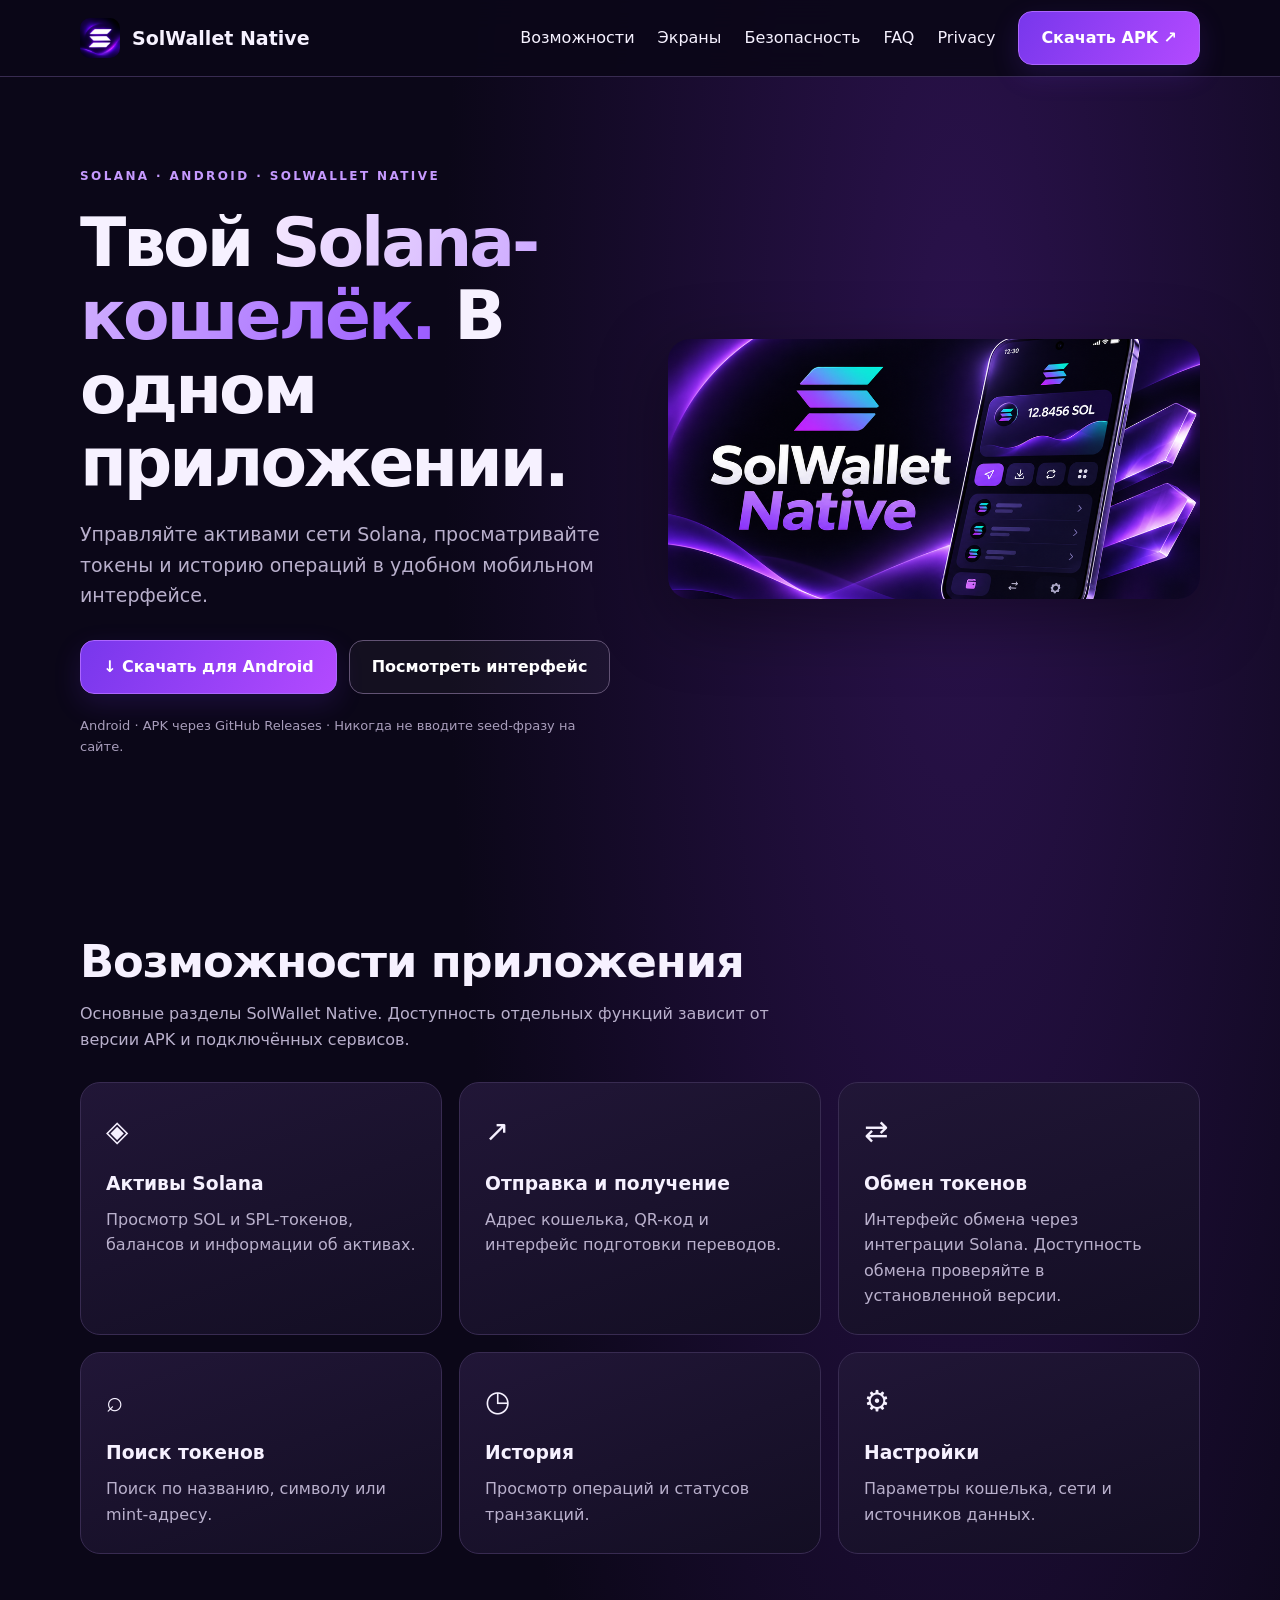
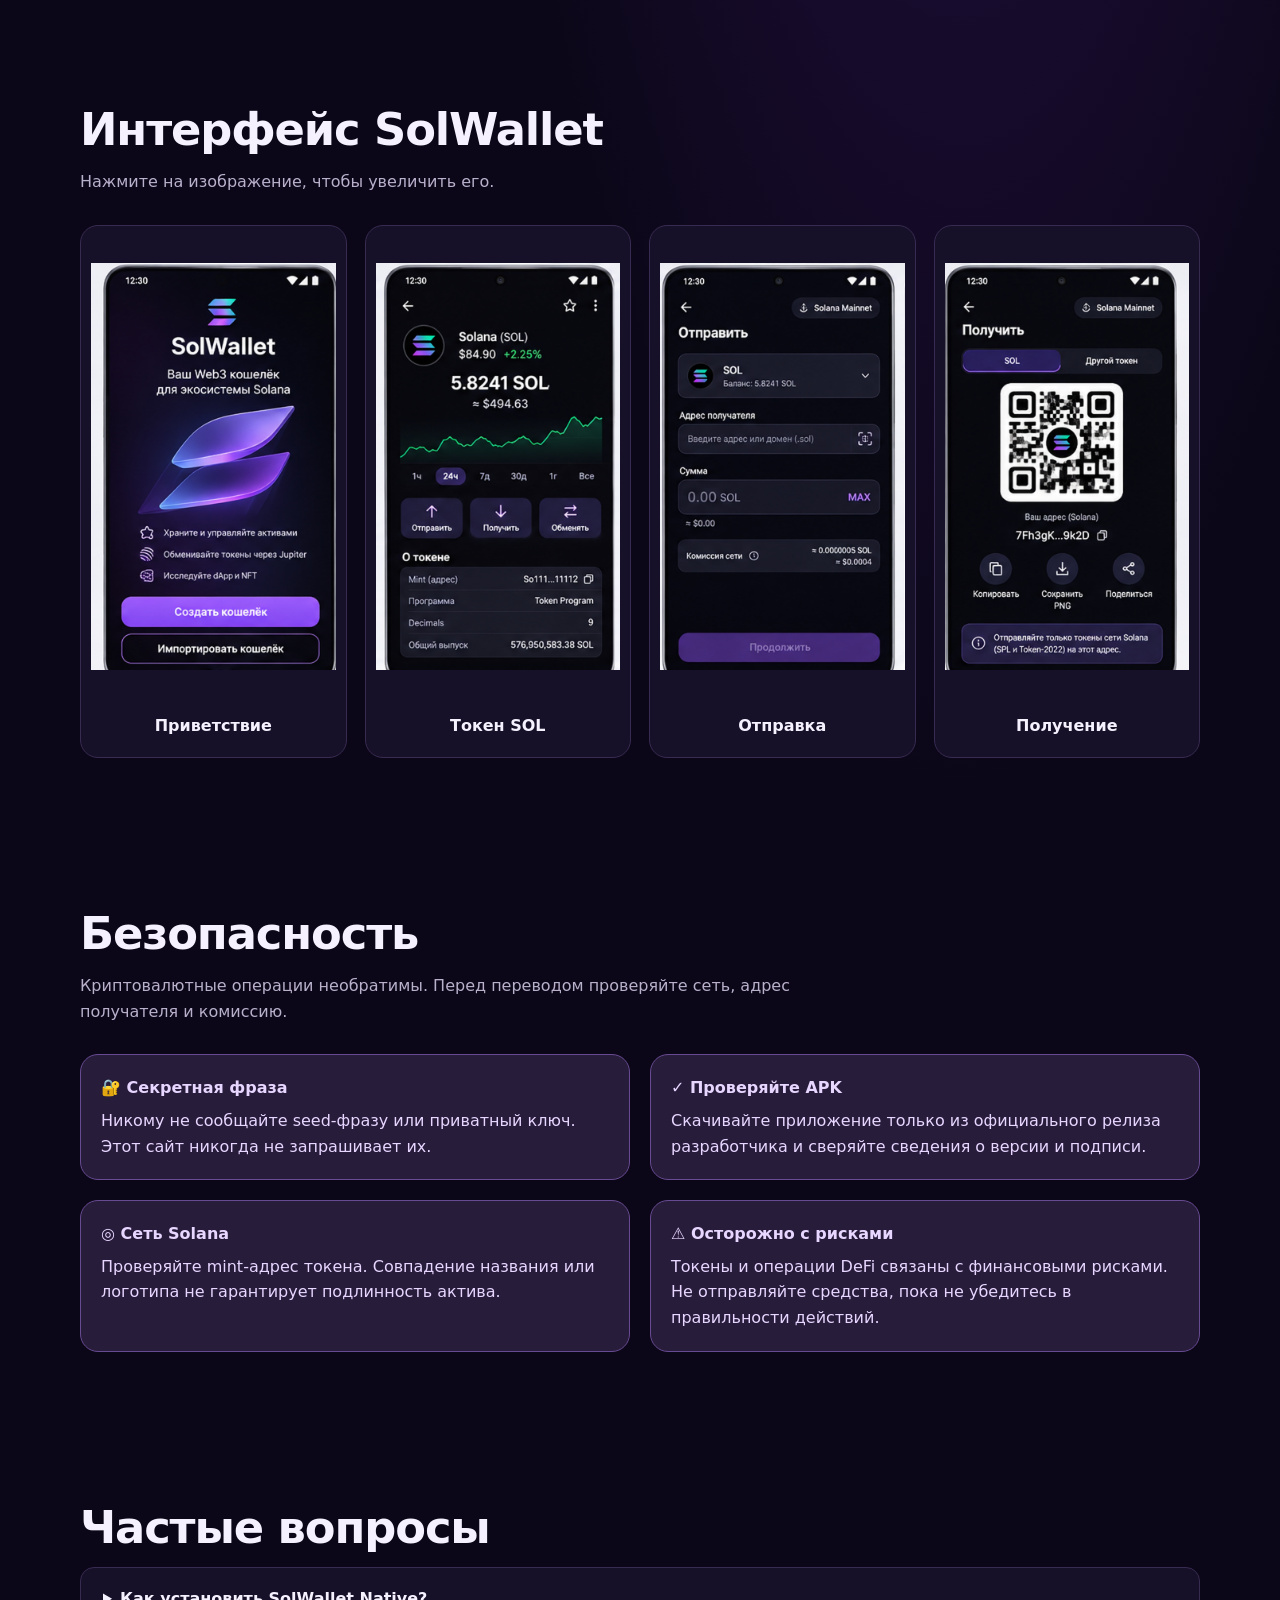
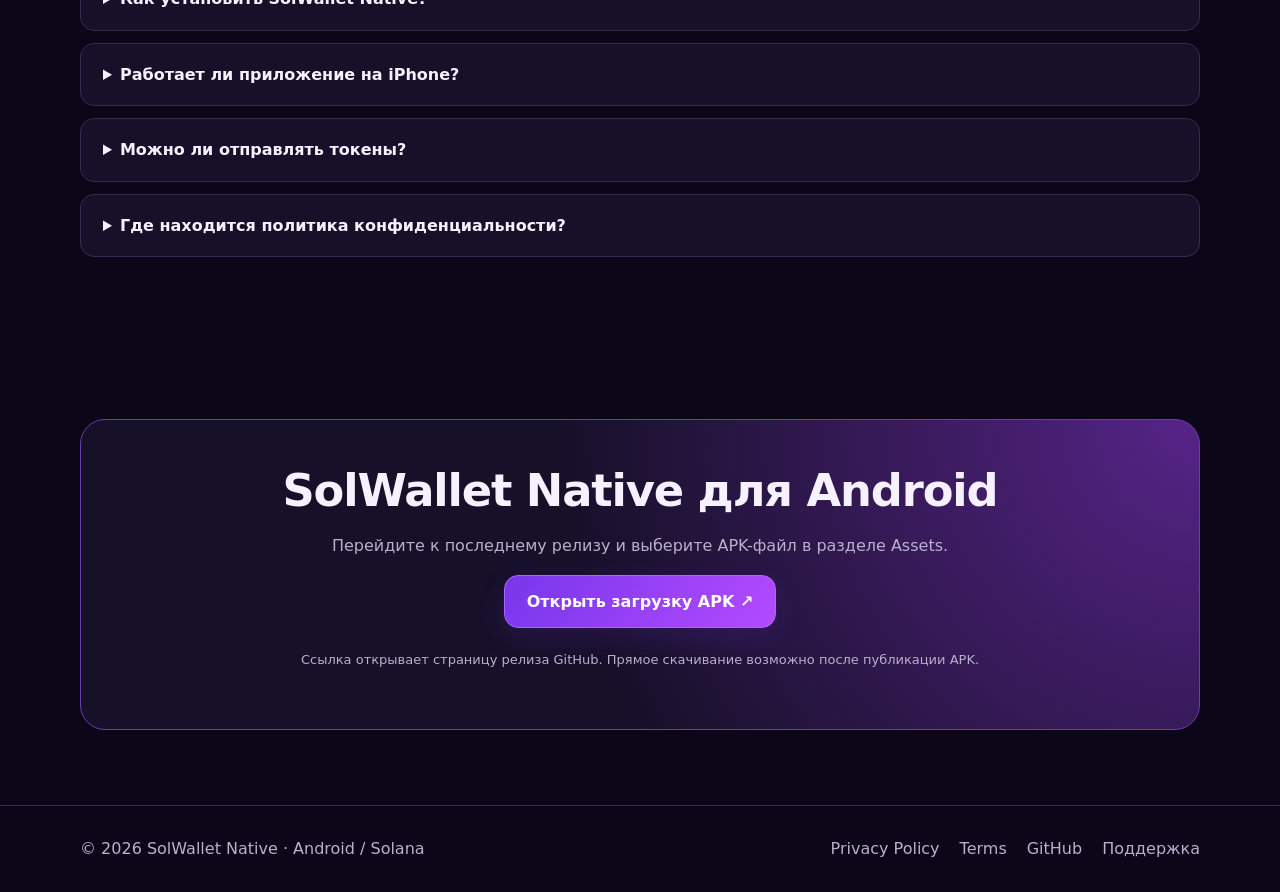
<file: index.html>
<!DOCTYPE html>
<html lang="ru">
<head>
  <meta charset="UTF-8">
  <meta name="viewport" content="width=device-width, initial-scale=1">
  <meta name="theme-color" content="#0b0718">
  <meta name="description" content="SolWallet Native — Android-кошелёк для сети Solana. Управляйте токенами и изучайте возможности приложения.">
  <title>SolWallet Native — кошелёк Solana для Android</title>
  <link rel="icon" type="image/png" href="assets/icon.png">
  <style>
    :root{color-scheme:dark;--bg:#0b0718;--surface:#171029;--surface2:#211735;--text:#f6f1ff;--muted:#b9b0cc;--line:#382b51;--accent:#a347ff;--accent2:#6d39e8}
    *{box-sizing:border-box}html{scroll-behavior:smooth}body{margin:0;background:radial-gradient(ellipse at 75% 10%,#2b124d 0,transparent 38%),var(--bg);color:var(--text);font:16px/1.6 system-ui,-apple-system,Segoe UI,Arial,sans-serif}a{color:inherit;text-decoration:none}button{font:inherit;cursor:pointer}img{max-width:100%;height:auto} .container{width:min(1120px,calc(100% - 36px));margin:auto}
    header{position:sticky;top:0;z-index:20;background:#0b0718ed;border-bottom:1px solid var(--line);backdrop-filter:blur(14px)}.nav{min-height:76px;display:flex;align-items:center;justify-content:space-between;gap:18px}.brand{display:flex;align-items:center;gap:12px;font-weight:800;font-size:19px}.brand img{width:40px;height:40px;object-fit:contain;border-radius:10px}.links{display:flex;gap:23px;align-items:center}.links a:not(.btn):hover,footer a:hover{color:#c89bff}.btn{display:inline-flex;align-items:center;justify-content:center;gap:8px;border:1px solid #ac66ff;border-radius:14px;background:linear-gradient(120deg,#7837ec,#b34aff);padding:13px 22px;color:white;font-weight:750;box-shadow:0 10px 28px #7537f12a;transition:transform .15s,filter .15s}.btn:hover{transform:translateY(-2px);filter:brightness(1.12)}.btn.secondary{background:#ffffff09;border-color:#625374;box-shadow:none}.menu-btn{display:none;background:none;color:white;border:1px solid var(--line);border-radius:10px;padding:8px 13px}
    .hero{display:grid;grid-template-columns:1fr 1fr;gap:55px;align-items:center;min-height:590px;padding:90px 0}.eyebrow{font-size:12px;letter-spacing:.2em;color:#c69aff;font-weight:800;text-transform:uppercase}.hero h1{font-size:clamp(42px,5.3vw,74px);line-height:1.08;letter-spacing:-.045em;margin:20px 0}.gradient{background:linear-gradient(110deg,#f5e8ff,#9b5bff);background-clip:text;color:transparent}.lead{font-size:19px;color:var(--muted);max-width:540px}.actions{display:flex;gap:12px;flex-wrap:wrap;margin-top:30px}.fine{color:#a89dbb;font-size:13px;margin-top:22px}.hero-art{display:flex;justify-content:center;align-items:center}.hero-art img{width:100%;max-height:470px;object-fit:contain;border-radius:22px;box-shadow:0 20px 70px #0006}.fallback{border:1px dashed var(--line);border-radius:22px;padding:50px 25px;text-align:center;background:var(--surface);color:var(--muted)}
    section{padding:75px 0;scroll-margin-top:90px}h2{font-size:clamp(30px,3.5vw,45px);line-height:1.15;margin:0 0 14px;letter-spacing:-.025em}.section-intro{color:var(--muted);max-width:720px;margin:0 0 30px}.cards{display:grid;grid-template-columns:repeat(3,1fr);gap:17px}.card{border:1px solid var(--line);background:linear-gradient(160deg,#211637,#130e23);border-radius:20px;padding:25px}.card .emoji{font-size:29px}.card h3{margin:14px 0 8px}.card p{margin:0;color:var(--muted)}
    .gallery{display:grid;grid-template-columns:repeat(4,1fr);gap:18px}.shot{border:1px solid var(--line);background:var(--surface);border-radius:18px;overflow:hidden;padding:10px;text-align:center;cursor:pointer;color:var(--text)}.shot img{width:100%;aspect-ratio:9/17;object-fit:contain;border-radius:10px}.shot span{display:block;margin:8px 0;font-weight:700}.shot:hover{border-color:var(--accent)}
    .security{display:grid;grid-template-columns:1fr 1fr;gap:20px}.notice{background:#281c3b;border:1px solid #674a91;border-radius:18px;padding:20px;color:#e7d6ff}.notice strong{display:block;margin-bottom:7px}.faq details{background:var(--surface);border:1px solid var(--line);border-radius:14px;padding:18px 22px;margin-bottom:12px}.faq summary{cursor:pointer;font-weight:750}.faq p{color:var(--muted);margin-bottom:0}.download{border:1px solid #6c3bb1;border-radius:25px;padding:45px;background:radial-gradient(circle at 100% 0%,#562488,transparent 55%),var(--surface);text-align:center}.download p{color:var(--muted)}footer{border-top:1px solid var(--line);padding:30px 0;color:var(--muted)}.footer-inner{display:flex;justify-content:space-between;gap:20px;flex-wrap:wrap}.footer-inner div:last-child{display:flex;gap:20px;flex-wrap:wrap}
    dialog{background:var(--surface);color:var(--text);border:1px solid var(--line);border-radius:18px;max-width:min(95vw,540px);padding:20px}dialog::backdrop{background:#000c}dialog img{max-height:75vh;display:block;margin:auto}dialog .close{float:right;background:none;color:white;border:0;font-size:24px}
    @media(max-width:850px){.links{display:none;position:absolute;left:0;right:0;top:76px;background:#130d23;padding:22px;flex-direction:column;align-items:stretch;border-bottom:1px solid var(--line)}.links.open{display:flex}.menu-btn{display:block}.hero{grid-template-columns:1fr;gap:35px;padding:65px 0}.hero-art{order:-1}.hero-art img{max-height:340px}.cards{grid-template-columns:1fr 1fr}.gallery{grid-template-columns:repeat(2,1fr)}}@media(max-width:540px){.cards,.security{grid-template-columns:1fr}.gallery{gap:10px}.hero h1{font-size:43px}.download{padding:30px 18px}.actions .btn{width:100%}}
  </style>
</head>
<body>
<header><div class="container nav"><a class="brand" href="#top"><img src="assets/icon.png" alt="Логотип SolWallet" onerror="this.style.display='none'">SolWallet Native</a><button class="menu-btn" type="button" id="menuButton" aria-controls="navLinks" aria-expanded="false">☰ Меню</button><nav class="links" id="navLinks" aria-label="Основная навигация"><a href="#features">Возможности</a><a href="#screens">Экраны</a><a href="#security">Безопасность</a><a href="#faq">FAQ</a><a href="privacy.html">Privacy</a><a class="btn" href="https://github.com/ametov891-design/solwallet/releases/latest" target="_blank" rel="noopener noreferrer">Скачать APK ↗</a></nav></div></header>
<main id="top">
  <div class="container hero"><div><div class="eyebrow">Solana · Android · SolWallet Native</div><h1>Твой <span class="gradient">Solana-кошелёк.</span> В одном приложении.</h1><p class="lead">Управляйте активами сети Solana, просматривайте токены и историю операций в удобном мобильном интерфейсе.</p><div class="actions"><a class="btn" href="https://github.com/ametov891-design/solwallet/releases/latest" target="_blank" rel="noopener noreferrer">↓ Скачать для Android</a><a class="btn secondary" href="#screens">Посмотреть интерфейс</a></div><p class="fine">Android · APK через GitHub Releases · Никогда не вводите seed-фразу на сайте.</p></div><div class="hero-art"><img src="assets/banner.png" alt="Промо-изображение SolWallet Native" onerror="this.outerHTML='<div class=&quot;fallback&quot;>Баннер временно недоступен</div>'"></div></div>
  <section id="features"><div class="container"><h2>Возможности приложения</h2><p class="section-intro">Основные разделы SolWallet Native. Доступность отдельных функций зависит от версии APK и подключённых сервисов.</p><div class="cards"><article class="card"><div class="emoji">◈</div><h3>Активы Solana</h3><p>Просмотр SOL и SPL-токенов, балансов и информации об активах.</p></article><article class="card"><div class="emoji">↗</div><h3>Отправка и получение</h3><p>Адрес кошелька, QR-код и интерфейс подготовки переводов.</p></article><article class="card"><div class="emoji">⇄</div><h3>Обмен токенов</h3><p>Интерфейс обмена через интеграции Solana. Доступность обмена проверяйте в установленной версии.</p></article><article class="card"><div class="emoji">⌕</div><h3>Поиск токенов</h3><p>Поиск по названию, символу или mint-адресу.</p></article><article class="card"><div class="emoji">◷</div><h3>История</h3><p>Просмотр операций и статусов транзакций.</p></article><article class="card"><div class="emoji">⚙</div><h3>Настройки</h3><p>Параметры кошелька, сети и источников данных.</p></article></div></div></section>
  <section id="screens"><div class="container"><h2>Интерфейс SolWallet</h2><p class="section-intro">Нажмите на изображение, чтобы увеличить его.</p><div class="gallery"><button class="shot" type="button" data-src="assets/01_Welcome.png" data-title="Приветствие"><img src="assets/01_Welcome.png" alt="Экран приветствия" loading="lazy"><span>Приветствие</span></button><button class="shot" type="button" data-src="assets/03_SOL_Token.png" data-title="Токен SOL"><img src="assets/03_SOL_Token.png" alt="Экран токена SOL" loading="lazy"><span>Токен SOL</span></button><button class="shot" type="button" data-src="assets/04_Send.png" data-title="Отправка"><img src="assets/04_Send.png" alt="Экран отправки" loading="lazy"><span>Отправка</span></button><button class="shot" type="button" data-src="assets/05_Receive.png" data-title="Получение"><img src="assets/05_Receive.png" alt="Экран получения" loading="lazy"><span>Получение</span></button></div></div></section>
  <section id="security"><div class="container"><h2>Безопасность</h2><p class="section-intro">Криптовалютные операции необратимы. Перед переводом проверяйте сеть, адрес получателя и комиссию.</p><div class="security"><div class="notice"><strong>🔐 Секретная фраза</strong>Никому не сообщайте seed-фразу или приватный ключ. Этот сайт никогда не запрашивает их.</div><div class="notice"><strong>✓ Проверяйте APK</strong>Скачивайте приложение только из официального релиза разработчика и сверяйте сведения о версии и подписи.</div><div class="notice"><strong>◎ Сеть Solana</strong>Проверяйте mint-адрес токена. Совпадение названия или логотипа не гарантирует подлинность актива.</div><div class="notice"><strong>⚠ Осторожно с рисками</strong>Токены и операции DeFi связаны с финансовыми рисками. Не отправляйте средства, пока не убедитесь в правильности действий.</div></div></div></section>
  <section id="faq"><div class="container faq"><h2>Частые вопросы</h2><details><summary>Как установить SolWallet Native?</summary><p>Откройте GitHub Releases, скачайте APK из раздела Assets выбранного релиза и установите его на Android. Если файл отсутствует, разработчик ещё не прикрепил APK к релизу.</p></details><details><summary>Работает ли приложение на iPhone?</summary><p>На этой странице представлена версия для Android. Версия для iOS здесь не предлагается.</p></details><details><summary>Можно ли отправлять токены?</summary><p>Это зависит от возможностей и состояния установленной версии приложения. Перед отправкой реальных средств рекомендуется проверить работу с небольшой суммой.</p></details><details><summary>Где находится политика конфиденциальности?</summary><p>На отдельной странице <a href="privacy.html"><u>Privacy Policy</u></a>. Также доступны <a href="terms.html"><u>Условия использования</u></a>.</p></details></div></section>
  <section id="download"><div class="container"><div class="download"><h2>SolWallet Native для Android</h2><p>Перейдите к последнему релизу и выберите APK-файл в разделе Assets.</p><a class="btn" href="https://github.com/ametov891-design/solwallet/releases/latest" target="_blank" rel="noopener noreferrer">Открыть загрузку APK ↗</a><p class="fine">Ссылка открывает страницу релиза GitHub. Прямое скачивание возможно после публикации APK.</p></div></div></section>
</main>
<footer><div class="container footer-inner"><div>© <span id="year"></span> SolWallet Native · Android / Solana</div><div><a href="privacy.html">Privacy Policy</a><a href="terms.html">Terms</a><a href="https://github.com/ametov891-design/solwallet" target="_blank" rel="noopener noreferrer">GitHub</a><a href="mailto:MorganDaniel1808@outlook.com">Поддержка</a></div></div></footer>
<dialog id="imageDialog" aria-label="Просмотр изображения"><button class="close" id="closeDialog" type="button" aria-label="Закрыть">×</button><h3 id="dialogTitle"></h3><img id="dialogImage" alt="Увеличенный скриншот"></dialog>
<script>
  document.getElementById('year').textContent=new Date().getFullYear();
  const menuButton=document.getElementById('menuButton'),navLinks=document.getElementById('navLinks');
  menuButton.addEventListener('click',()=>{const open=navLinks.classList.toggle('open');menuButton.setAttribute('aria-expanded',String(open));});
  navLinks.querySelectorAll('a').forEach(a=>a.addEventListener('click',()=>{navLinks.classList.remove('open');menuButton.setAttribute('aria-expanded','false');}));
  const dialog=document.getElementById('imageDialog');
  document.querySelectorAll('.shot').forEach(button=>button.addEventListener('click',()=>{document.getElementById('dialogImage').src=button.dataset.src;document.getElementById('dialogTitle').textContent=button.dataset.title;dialog.showModal();}));
  document.getElementById('closeDialog').addEventListener('click',()=>dialog.close());
  dialog.addEventListener('click',event=>{if(event.target===dialog)dialog.close();});
</script>
</body>
</html>
</file>
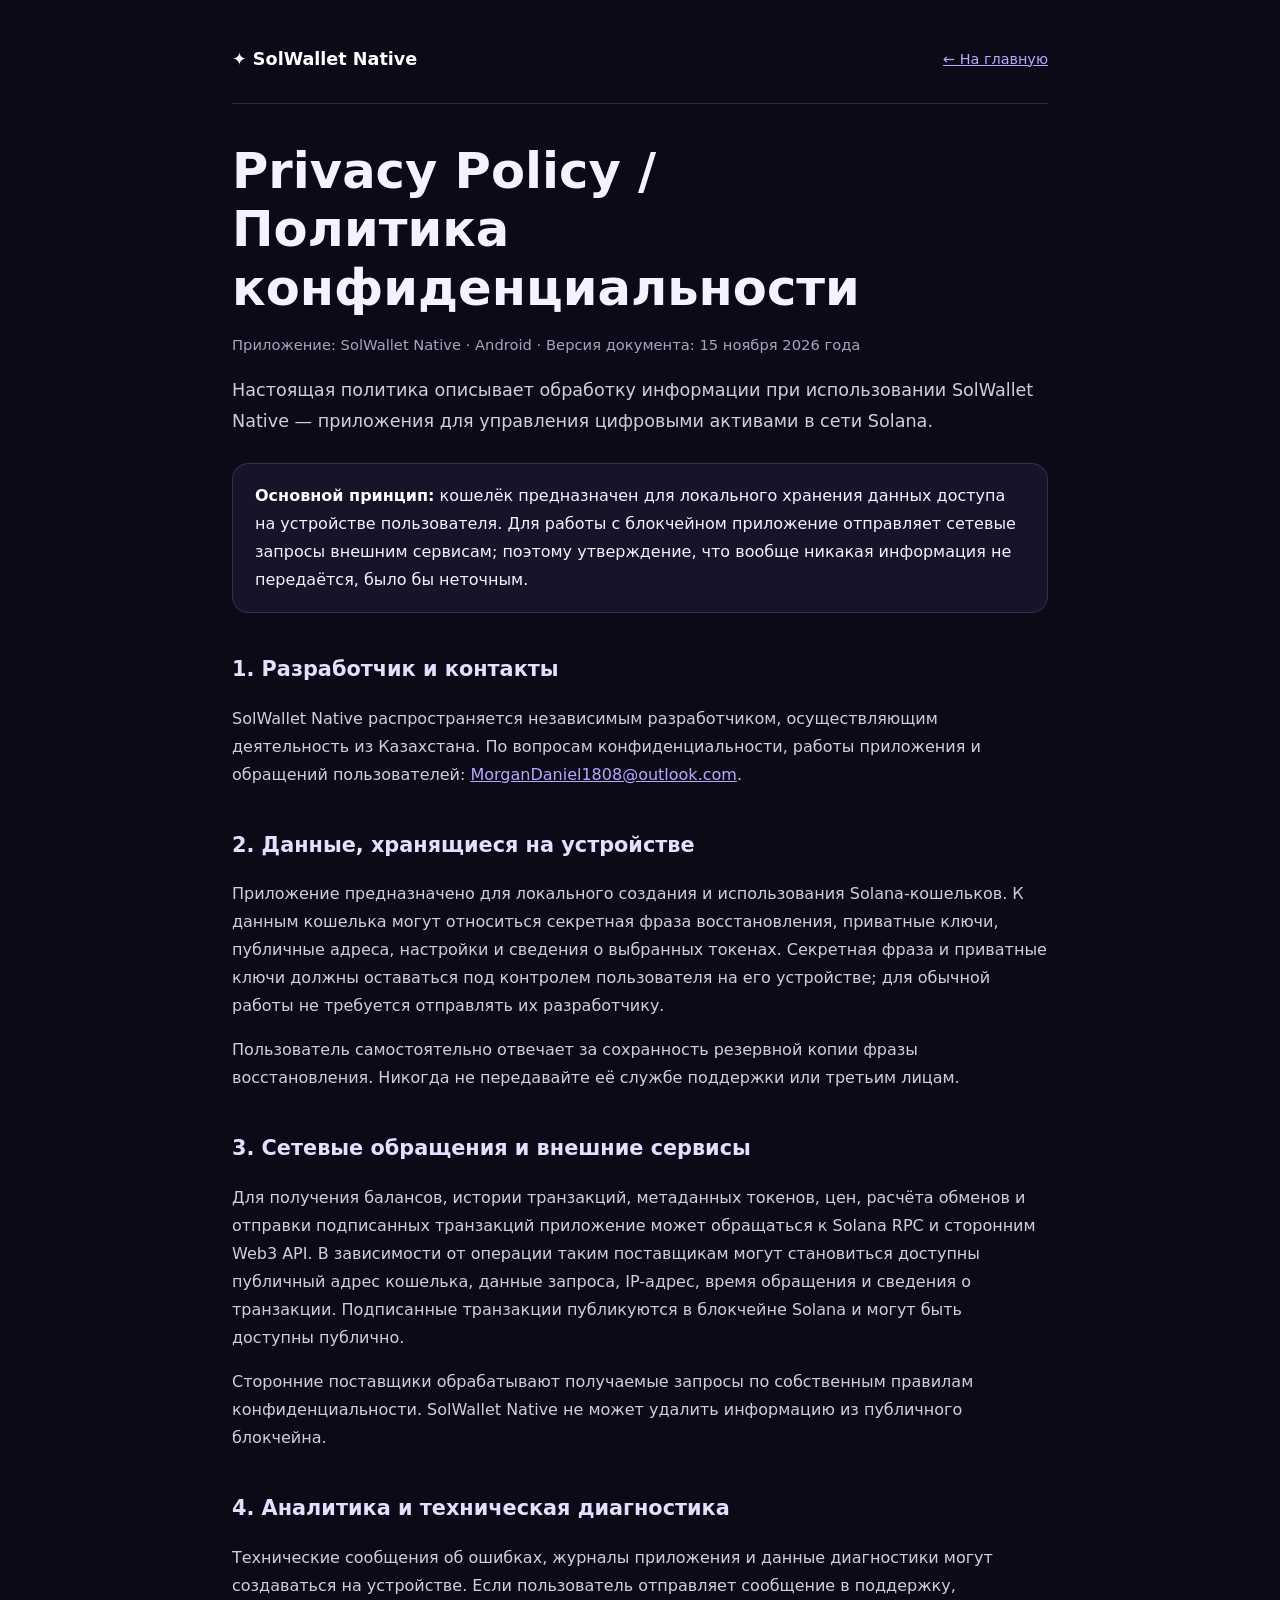
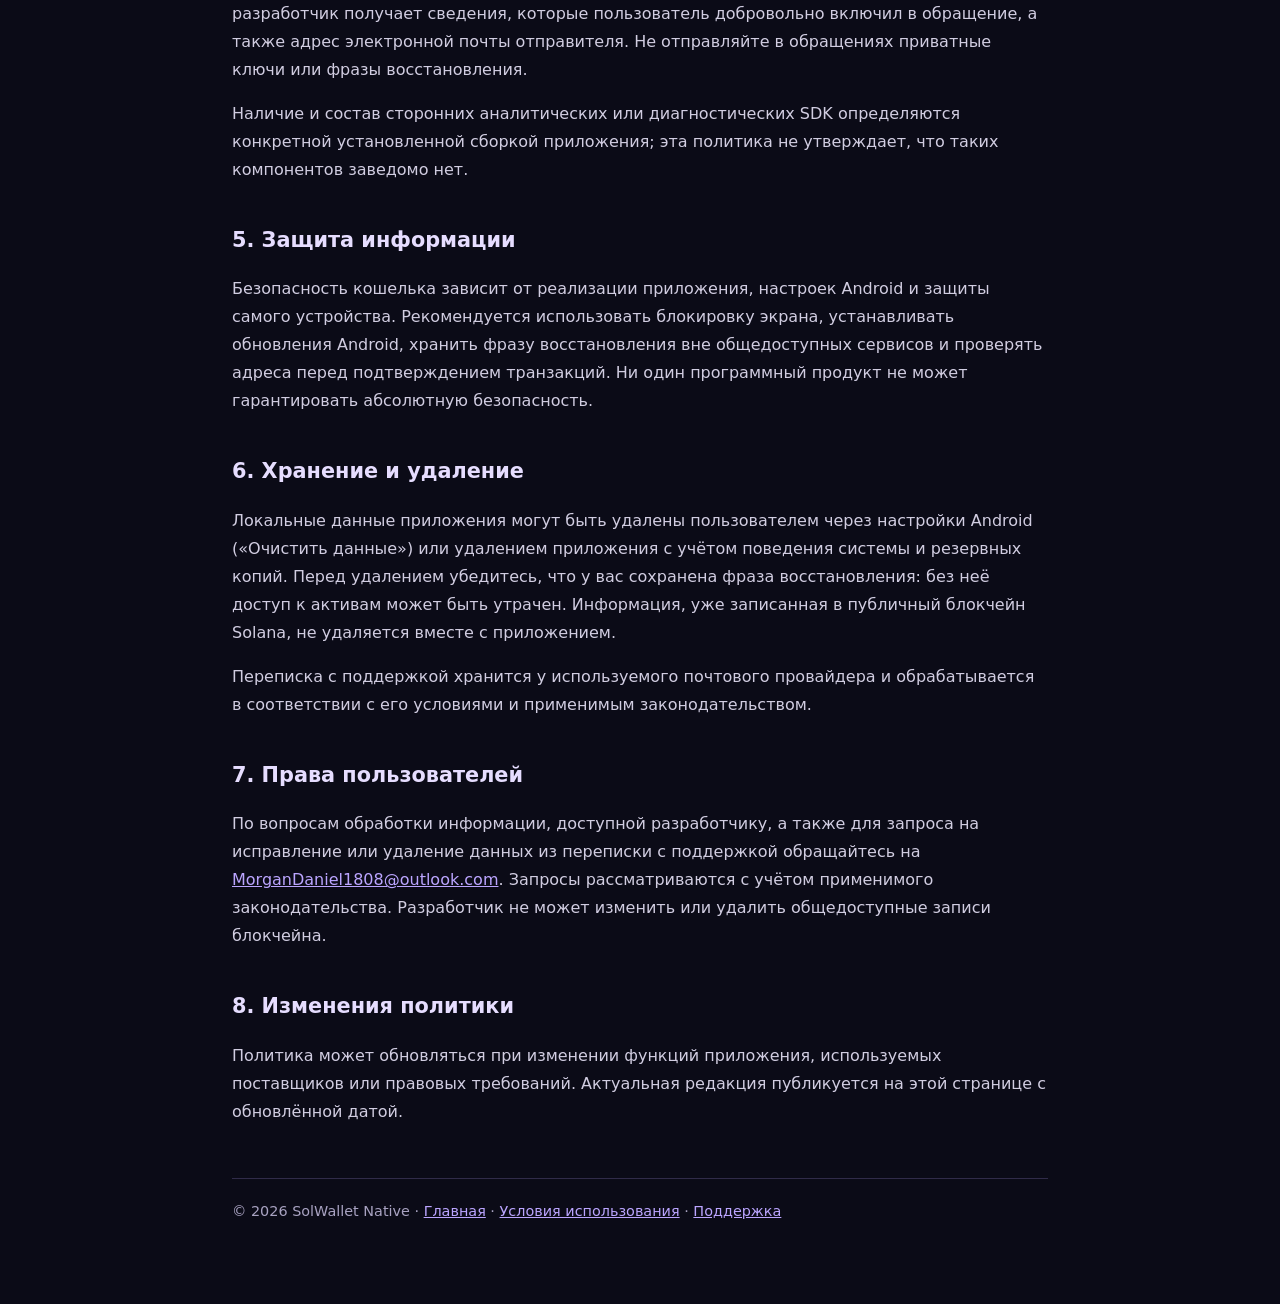
<file: privacy (1).html>
<!doctype html>
<html lang="ru">
<head>
<meta charset="utf-8">
<meta name="viewport" content="width=device-width,initial-scale=1">
<meta name="description" content="Политика конфиденциальности SolWallet Native для Android.">
<title>Privacy Policy / Политика конфиденциальности — SolWallet Native</title>
<style>
:root{color-scheme:dark;font-family:Inter,system-ui,-apple-system,Segoe UI,Arial,sans-serif;background:#0b0b17;color:#f4f2ff}*{box-sizing:border-box}body{margin:0;line-height:1.75}a{color:#bba5ff}a:hover{color:#e3d9ff}.wrap{max-width:860px;margin:auto;padding:28px 22px 80px}.nav{display:flex;justify-content:space-between;align-items:center;gap:18px;padding:16px 0 28px;border-bottom:1px solid #302b49}.brand{font-weight:800;font-size:1.1rem;color:white;text-decoration:none}.back{font-size:.9rem}h1{font-size:clamp(2rem,5vw,3.1rem);line-height:1.18;margin:38px 0 12px}h2{font-size:1.3rem;margin-top:38px;color:#e6ddff}p,li{color:#d1cde1}.lead{font-size:1.1rem}.meta{color:#a8a2c1;font-size:.92rem}.panel{background:#161429;border:1px solid #34304f;border-radius:16px;padding:18px 22px;margin:26px 0}strong{color:#fff}footer{border-top:1px solid #302b49;margin-top:52px;padding-top:20px;color:#a8a2c1;font-size:.9rem}ul{padding-left:22px}
</style>
</head>
<body><main class="wrap">
<nav class="nav"><a class="brand" href="./">✦ SolWallet Native</a><a class="back" href="./">← На главную</a></nav>
<h1>Privacy Policy /<br>Политика конфиденциальности</h1>
<p class="meta">Приложение: SolWallet Native · Android · Версия документа: 15 ноября 2026 года</p>
<p class="lead">Настоящая политика описывает обработку информации при использовании SolWallet Native — приложения для управления цифровыми активами в сети Solana.</p>
<div class="panel"><strong>Основной принцип:</strong> кошелёк предназначен для локального хранения данных доступа на устройстве пользователя. Для работы с блокчейном приложение отправляет сетевые запросы внешним сервисам; поэтому утверждение, что вообще никакая информация не передаётся, было бы неточным.</div>
<h2>1. Разработчик и контакты</h2>
<p>SolWallet Native распространяется независимым разработчиком, осуществляющим деятельность из Казахстана. По вопросам конфиденциальности, работы приложения и обращений пользователей: <a href="mailto:MorganDaniel1808@outlook.com">MorganDaniel1808@outlook.com</a>.</p>
<h2>2. Данные, хранящиеся на устройстве</h2>
<p>Приложение предназначено для локального создания и использования Solana-кошельков. К данным кошелька могут относиться секретная фраза восстановления, приватные ключи, публичные адреса, настройки и сведения о выбранных токенах. Секретная фраза и приватные ключи должны оставаться под контролем пользователя на его устройстве; для обычной работы не требуется отправлять их разработчику.</p>
<p>Пользователь самостоятельно отвечает за сохранность резервной копии фразы восстановления. Никогда не передавайте её службе поддержки или третьим лицам.</p>
<h2>3. Сетевые обращения и внешние сервисы</h2>
<p>Для получения балансов, истории транзакций, метаданных токенов, цен, расчёта обменов и отправки подписанных транзакций приложение может обращаться к Solana RPC и сторонним Web3 API. В зависимости от операции таким поставщикам могут становиться доступны публичный адрес кошелька, данные запроса, IP-адрес, время обращения и сведения о транзакции. Подписанные транзакции публикуются в блокчейне Solana и могут быть доступны публично.</p>
<p>Сторонние поставщики обрабатывают получаемые запросы по собственным правилам конфиденциальности. SolWallet Native не может удалить информацию из публичного блокчейна.</p>
<h2>4. Аналитика и техническая диагностика</h2>
<p>Технические сообщения об ошибках, журналы приложения и данные диагностики могут создаваться на устройстве. Если пользователь отправляет сообщение в поддержку, разработчик получает сведения, которые пользователь добровольно включил в обращение, а также адрес электронной почты отправителя. Не отправляйте в обращениях приватные ключи или фразы восстановления.</p>
<p>Наличие и состав сторонних аналитических или диагностических SDK определяются конкретной установленной сборкой приложения; эта политика не утверждает, что таких компонентов заведомо нет.</p>
<h2>5. Защита информации</h2>
<p>Безопасность кошелька зависит от реализации приложения, настроек Android и защиты самого устройства. Рекомендуется использовать блокировку экрана, устанавливать обновления Android, хранить фразу восстановления вне общедоступных сервисов и проверять адреса перед подтверждением транзакций. Ни один программный продукт не может гарантировать абсолютную безопасность.</p>
<h2>6. Хранение и удаление</h2>
<p>Локальные данные приложения могут быть удалены пользователем через настройки Android («Очистить данные») или удалением приложения с учётом поведения системы и резервных копий. Перед удалением убедитесь, что у вас сохранена фраза восстановления: без неё доступ к активам может быть утрачен. Информация, уже записанная в публичный блокчейн Solana, не удаляется вместе с приложением.</p>
<p>Переписка с поддержкой хранится у используемого почтового провайдера и обрабатывается в соответствии с его условиями и применимым законодательством.</p>
<h2>7. Права пользователей</h2>
<p>По вопросам обработки информации, доступной разработчику, а также для запроса на исправление или удаление данных из переписки с поддержкой обращайтесь на <a href="mailto:MorganDaniel1808@outlook.com">MorganDaniel1808@outlook.com</a>. Запросы рассматриваются с учётом применимого законодательства. Разработчик не может изменить или удалить общедоступные записи блокчейна.</p>
<h2>8. Изменения политики</h2>
<p>Политика может обновляться при изменении функций приложения, используемых поставщиков или правовых требований. Актуальная редакция публикуется на этой странице с обновлённой датой.</p>
<footer>© 2026 SolWallet Native · <a href="./">Главная</a> · <a href="terms.html">Условия использования</a> · <a href="mailto:MorganDaniel1808@outlook.com">Поддержка</a></footer>
</main></body></html>
</file>
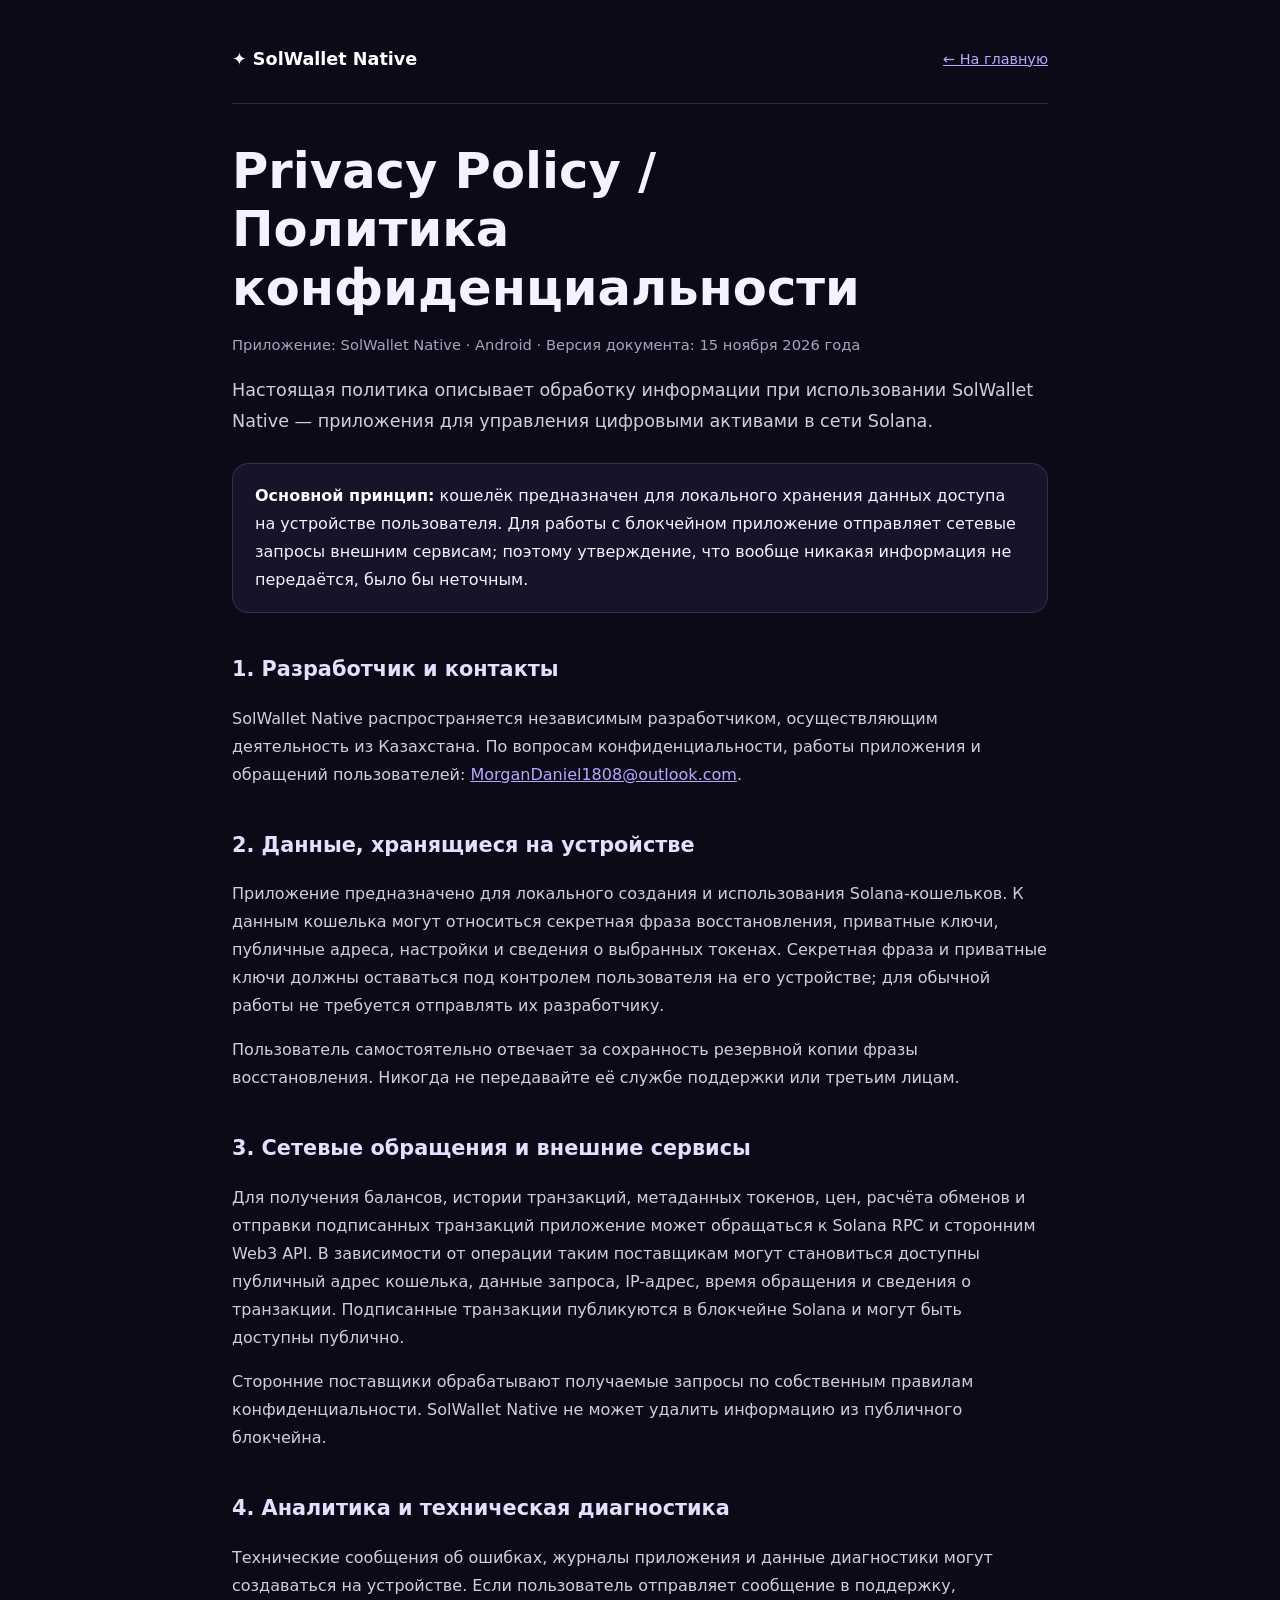
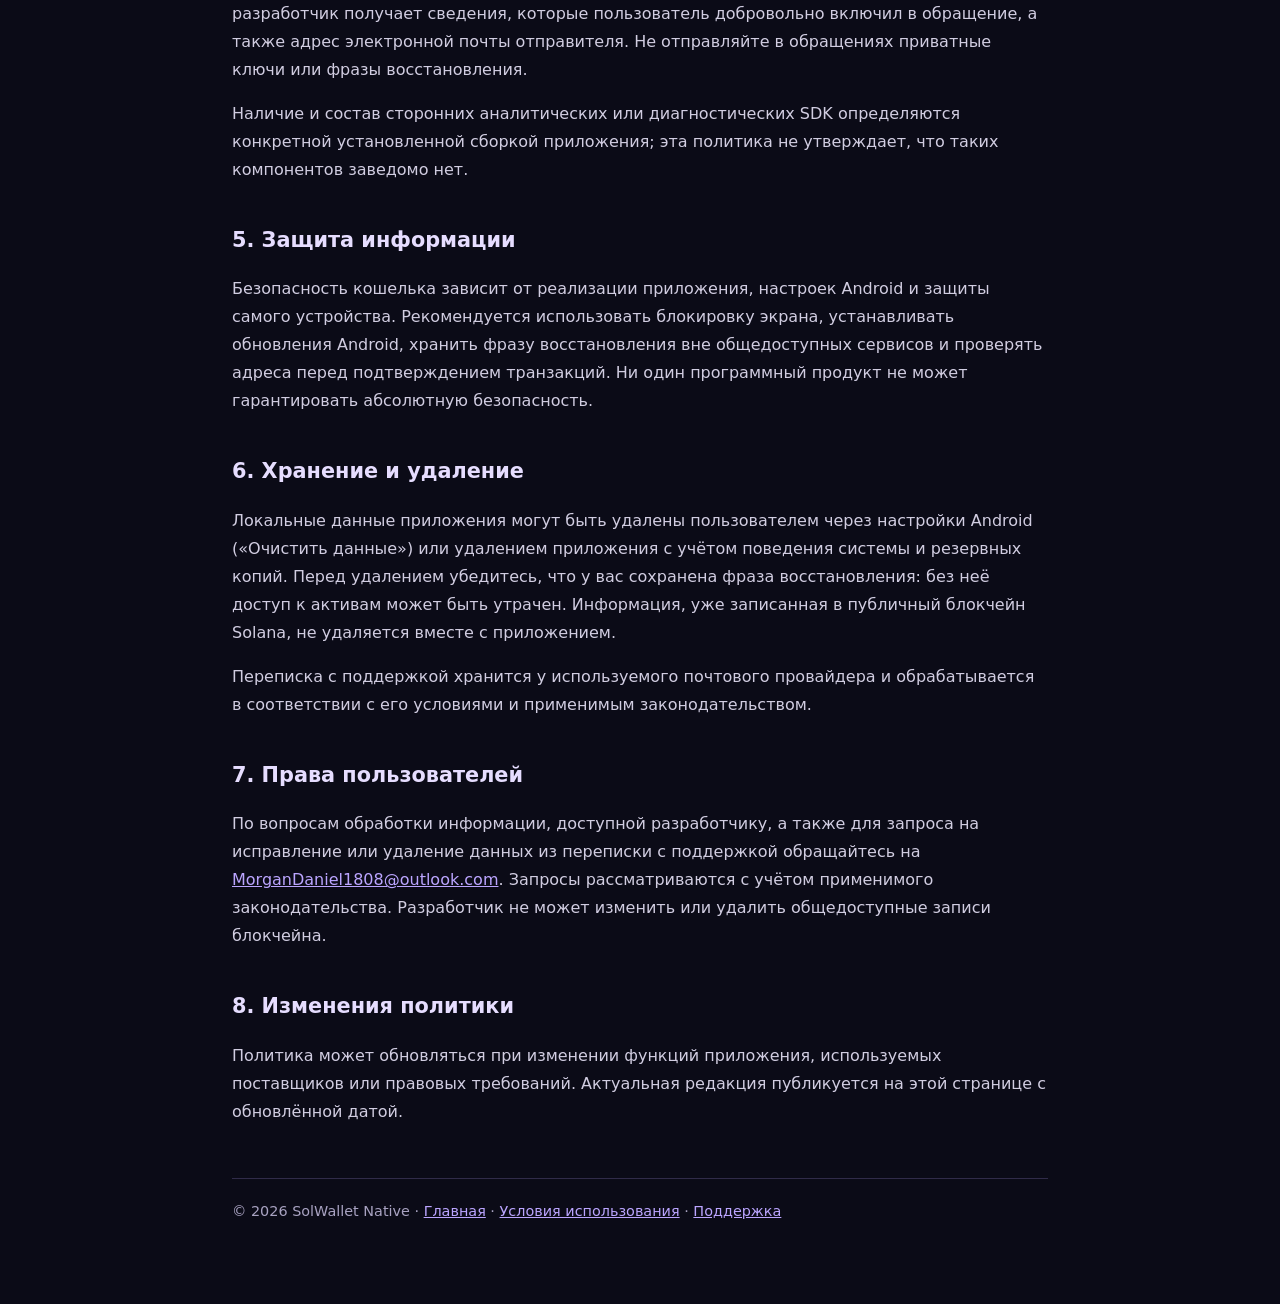
<file: privacy.html>
<!doctype html>
<html lang="ru">
<head>
<meta charset="utf-8">
<meta name="viewport" content="width=device-width,initial-scale=1">
<meta name="description" content="Политика конфиденциальности SolWallet Native для Android.">
<title>Privacy Policy / Политика конфиденциальности — SolWallet Native</title>
<style>
:root{color-scheme:dark;font-family:Inter,system-ui,-apple-system,Segoe UI,Arial,sans-serif;background:#0b0b17;color:#f4f2ff}*{box-sizing:border-box}body{margin:0;line-height:1.75}a{color:#bba5ff}a:hover{color:#e3d9ff}.wrap{max-width:860px;margin:auto;padding:28px 22px 80px}.nav{display:flex;justify-content:space-between;align-items:center;gap:18px;padding:16px 0 28px;border-bottom:1px solid #302b49}.brand{font-weight:800;font-size:1.1rem;color:white;text-decoration:none}.back{font-size:.9rem}h1{font-size:clamp(2rem,5vw,3.1rem);line-height:1.18;margin:38px 0 12px}h2{font-size:1.3rem;margin-top:38px;color:#e6ddff}p,li{color:#d1cde1}.lead{font-size:1.1rem}.meta{color:#a8a2c1;font-size:.92rem}.panel{background:#161429;border:1px solid #34304f;border-radius:16px;padding:18px 22px;margin:26px 0}strong{color:#fff}footer{border-top:1px solid #302b49;margin-top:52px;padding-top:20px;color:#a8a2c1;font-size:.9rem}ul{padding-left:22px}
</style>
</head>
<body><main class="wrap">
<nav class="nav"><a class="brand" href="./">✦ SolWallet Native</a><a class="back" href="./">← На главную</a></nav>
<h1>Privacy Policy /<br>Политика конфиденциальности</h1>
<p class="meta">Приложение: SolWallet Native · Android · Версия документа: 15 ноября 2026 года</p>
<p class="lead">Настоящая политика описывает обработку информации при использовании SolWallet Native — приложения для управления цифровыми активами в сети Solana.</p>
<div class="panel"><strong>Основной принцип:</strong> кошелёк предназначен для локального хранения данных доступа на устройстве пользователя. Для работы с блокчейном приложение отправляет сетевые запросы внешним сервисам; поэтому утверждение, что вообще никакая информация не передаётся, было бы неточным.</div>
<h2>1. Разработчик и контакты</h2>
<p>SolWallet Native распространяется независимым разработчиком, осуществляющим деятельность из Казахстана. По вопросам конфиденциальности, работы приложения и обращений пользователей: <a href="mailto:MorganDaniel1808@outlook.com">MorganDaniel1808@outlook.com</a>.</p>
<h2>2. Данные, хранящиеся на устройстве</h2>
<p>Приложение предназначено для локального создания и использования Solana-кошельков. К данным кошелька могут относиться секретная фраза восстановления, приватные ключи, публичные адреса, настройки и сведения о выбранных токенах. Секретная фраза и приватные ключи должны оставаться под контролем пользователя на его устройстве; для обычной работы не требуется отправлять их разработчику.</p>
<p>Пользователь самостоятельно отвечает за сохранность резервной копии фразы восстановления. Никогда не передавайте её службе поддержки или третьим лицам.</p>
<h2>3. Сетевые обращения и внешние сервисы</h2>
<p>Для получения балансов, истории транзакций, метаданных токенов, цен, расчёта обменов и отправки подписанных транзакций приложение может обращаться к Solana RPC и сторонним Web3 API. В зависимости от операции таким поставщикам могут становиться доступны публичный адрес кошелька, данные запроса, IP-адрес, время обращения и сведения о транзакции. Подписанные транзакции публикуются в блокчейне Solana и могут быть доступны публично.</p>
<p>Сторонние поставщики обрабатывают получаемые запросы по собственным правилам конфиденциальности. SolWallet Native не может удалить информацию из публичного блокчейна.</p>
<h2>4. Аналитика и техническая диагностика</h2>
<p>Технические сообщения об ошибках, журналы приложения и данные диагностики могут создаваться на устройстве. Если пользователь отправляет сообщение в поддержку, разработчик получает сведения, которые пользователь добровольно включил в обращение, а также адрес электронной почты отправителя. Не отправляйте в обращениях приватные ключи или фразы восстановления.</p>
<p>Наличие и состав сторонних аналитических или диагностических SDK определяются конкретной установленной сборкой приложения; эта политика не утверждает, что таких компонентов заведомо нет.</p>
<h2>5. Защита информации</h2>
<p>Безопасность кошелька зависит от реализации приложения, настроек Android и защиты самого устройства. Рекомендуется использовать блокировку экрана, устанавливать обновления Android, хранить фразу восстановления вне общедоступных сервисов и проверять адреса перед подтверждением транзакций. Ни один программный продукт не может гарантировать абсолютную безопасность.</p>
<h2>6. Хранение и удаление</h2>
<p>Локальные данные приложения могут быть удалены пользователем через настройки Android («Очистить данные») или удалением приложения с учётом поведения системы и резервных копий. Перед удалением убедитесь, что у вас сохранена фраза восстановления: без неё доступ к активам может быть утрачен. Информация, уже записанная в публичный блокчейн Solana, не удаляется вместе с приложением.</p>
<p>Переписка с поддержкой хранится у используемого почтового провайдера и обрабатывается в соответствии с его условиями и применимым законодательством.</p>
<h2>7. Права пользователей</h2>
<p>По вопросам обработки информации, доступной разработчику, а также для запроса на исправление или удаление данных из переписки с поддержкой обращайтесь на <a href="mailto:MorganDaniel1808@outlook.com">MorganDaniel1808@outlook.com</a>. Запросы рассматриваются с учётом применимого законодательства. Разработчик не может изменить или удалить общедоступные записи блокчейна.</p>
<h2>8. Изменения политики</h2>
<p>Политика может обновляться при изменении функций приложения, используемых поставщиков или правовых требований. Актуальная редакция публикуется на этой странице с обновлённой датой.</p>
<footer>© 2026 SolWallet Native · <a href="./">Главная</a> · <a href="terms.html">Условия использования</a> · <a href="mailto:MorganDaniel1808@outlook.com">Поддержка</a></footer>
</main></body></html>
</file>
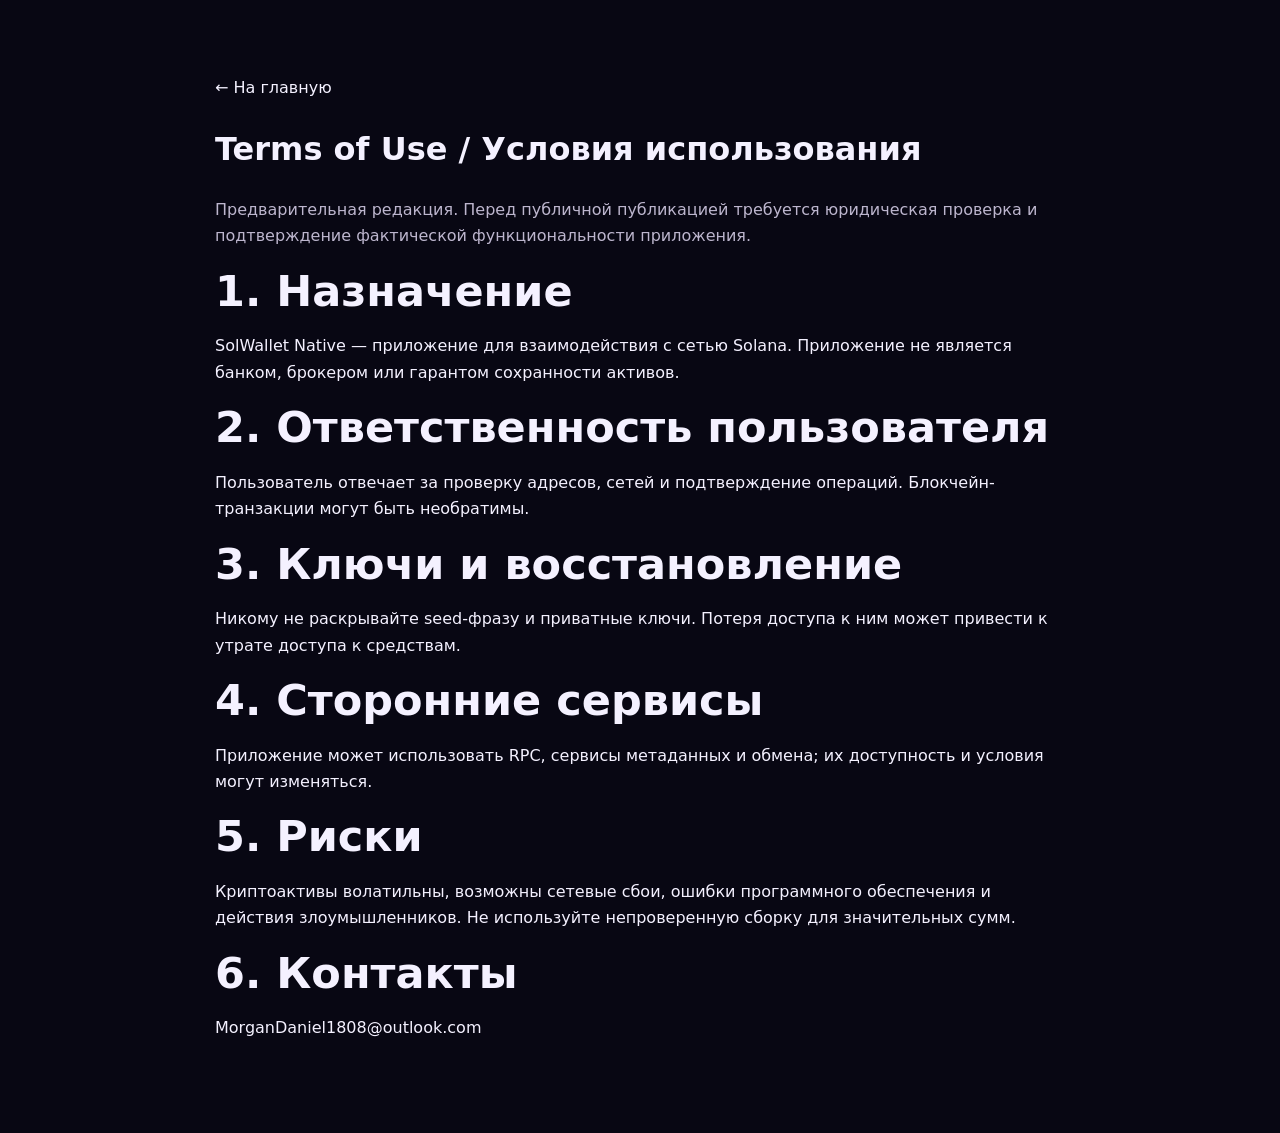
<file: terms.html>
<!doctype html><html lang="ru"><head><meta charset="utf-8"><meta name="viewport" content="width=device-width,initial-scale=1"><link rel="stylesheet" href="style.css"><title>Terms of Use — SolWallet Native</title></head><body><main class="wrap section" style="max-width:850px"><a href="./">← На главную</a><h1>Terms of Use / Условия использования</h1><p class="muted">Предварительная редакция. Перед публичной публикацией требуется юридическая проверка и подтверждение фактической функциональности приложения.</p><h2>1. Назначение</h2><p>SolWallet Native — приложение для взаимодействия с сетью Solana. Приложение не является банком, брокером или гарантом сохранности активов.</p><h2>2. Ответственность пользователя</h2><p>Пользователь отвечает за проверку адресов, сетей и подтверждение операций. Блокчейн-транзакции могут быть необратимы.</p><h2>3. Ключи и восстановление</h2><p>Никому не раскрывайте seed-фразу и приватные ключи. Потеря доступа к ним может привести к утрате доступа к средствам.</p><h2>4. Сторонние сервисы</h2><p>Приложение может использовать RPC, сервисы метаданных и обмена; их доступность и условия могут изменяться.</p><h2>5. Риски</h2><p>Криптоактивы волатильны, возможны сетевые сбои, ошибки программного обеспечения и действия злоумышленников. Не используйте непроверенную сборку для значительных сумм.</p><h2>6. Контакты</h2><p><a href="mailto:MorganDaniel1808@outlook.com">MorganDaniel1808@outlook.com</a></p></main></body></html>
</file>
<file: style.css>
*{box-sizing:border-box}html{scroll-behavior:smooth}body{margin:0;background:#080713;color:#f4f1ff;font:16px/1.65 Inter,system-ui,Arial,sans-serif}a{color:inherit;text-decoration:none}button{font:inherit;cursor:pointer}header{position:sticky;top:0;z-index:5;background:#0c0a19ed;border-bottom:1px solid #ffffff19;backdrop-filter:blur(18px)}.nav{max-width:1160px;margin:auto;padding:13px 22px;display:flex;align-items:center;gap:22px;justify-content:space-between}.brand{display:flex;align-items:center;gap:10px;font-weight:850;font-size:20px}.brand img{width:36px;border-radius:10px}.links{display:flex;gap:20px;align-items:center}.links a:hover,footer a:hover{color:#bfa4ff}.btn{display:inline-flex;justify-content:center;align-items:center;gap:9px;background:linear-gradient(110deg,#7939f5,#aa53ff);border:1px solid #aa79ff;color:white;border-radius:14px;padding:13px 22px;font-weight:750;box-shadow:0 8px 30px #6b2de544}.btn:hover{filter:brightness(1.14)}.btn.secondary{background:#ffffff0b;box-shadow:none;border-color:#ffffff33}.wrap{max-width:1160px;margin:auto;padding:0 22px}.hero{padding:85px 0 65px;background:radial-gradient(ellipse at 72% 30%,#56208b60,transparent 55%),radial-gradient(ellipse at 12% 10%,#321e7750,transparent 45%)}.hero-grid{display:grid;grid-template-columns:1.05fr 1fr;gap:35px;align-items:center}.eyebrow{color:#c4a4ff;text-transform:uppercase;letter-spacing:2px;font-weight:750;font-size:12px}.hero h1{font-size:clamp(43px,6vw,77px);line-height:1.07;letter-spacing:-2.8px;margin:18px 0}.gradient{background:linear-gradient(90deg,#fff,#ae7bff);color:transparent;background-clip:text}.lead{color:#c7c0d8;font-size:19px;max-width:560px}.actions{display:flex;gap:12px;flex-wrap:wrap;margin:30px 0}.note{font-size:13px;color:#aaa3bf}.hero-art{width:100%;border-radius:22px;border:1px solid #ffffff18;box-shadow:0 20px 70px #0008}.section{padding:75px 0}.section h2{font-size:clamp(29px,4vw,43px);line-height:1.2;margin:8px 0 16px}.muted{color:#bdb6ce}.grid{display:grid;grid-template-columns:repeat(3,1fr);gap:17px;margin-top:30px}.tile{background:#141123;border:1px solid #ffffff18;border-radius:19px;padding:24px}.tile h3{margin:7px 0}.tile p{color:#bbb4cb;margin:0}.symbol{font-size:26px}.screens{display:flex;gap:18px;overflow-x:auto;padding:25px 2px 25px;scroll-snap-type:x mandatory}.screens figure{margin:0;flex:0 0 215px;scroll-snap-align:start}.screens img{width:100%;border-radius:20px;border:1px solid #ffffff24}.screens figcaption{text-align:center;color:#c5bfd5;margin-top:8px;font-size:13px}.download{background:linear-gradient(130deg,#21113f,#11101e);border:1px solid #7c43d066;border-radius:25px;padding:36px}.hash{font-family:ui-monospace,monospace;font-size:12px;overflow-wrap:anywhere;color:#a99dba}.faq details{padding:17px 0;border-bottom:1px solid #ffffff22}.faq summary{cursor:pointer;font-weight:700}.faq p{color:#c3bad1}footer{border-top:1px solid #ffffff20;padding:32px 0;color:#aaa2bd}.foot{display:flex;justify-content:space-between;gap:25px;flex-wrap:wrap}.footlinks{display:flex;gap:20px;flex-wrap:wrap}.mobile{display:none}@media(max-width:760px){.hero-grid{grid-template-columns:1fr}.hero{padding-top:45px}.links{display:none}.mobile{display:inline-flex}.grid{grid-template-columns:1fr}.section{padding:50px 0}.hero h1{letter-spacing:-1px}.download{padding:22px}.screens figure{flex-basis:175px}}
</file>
